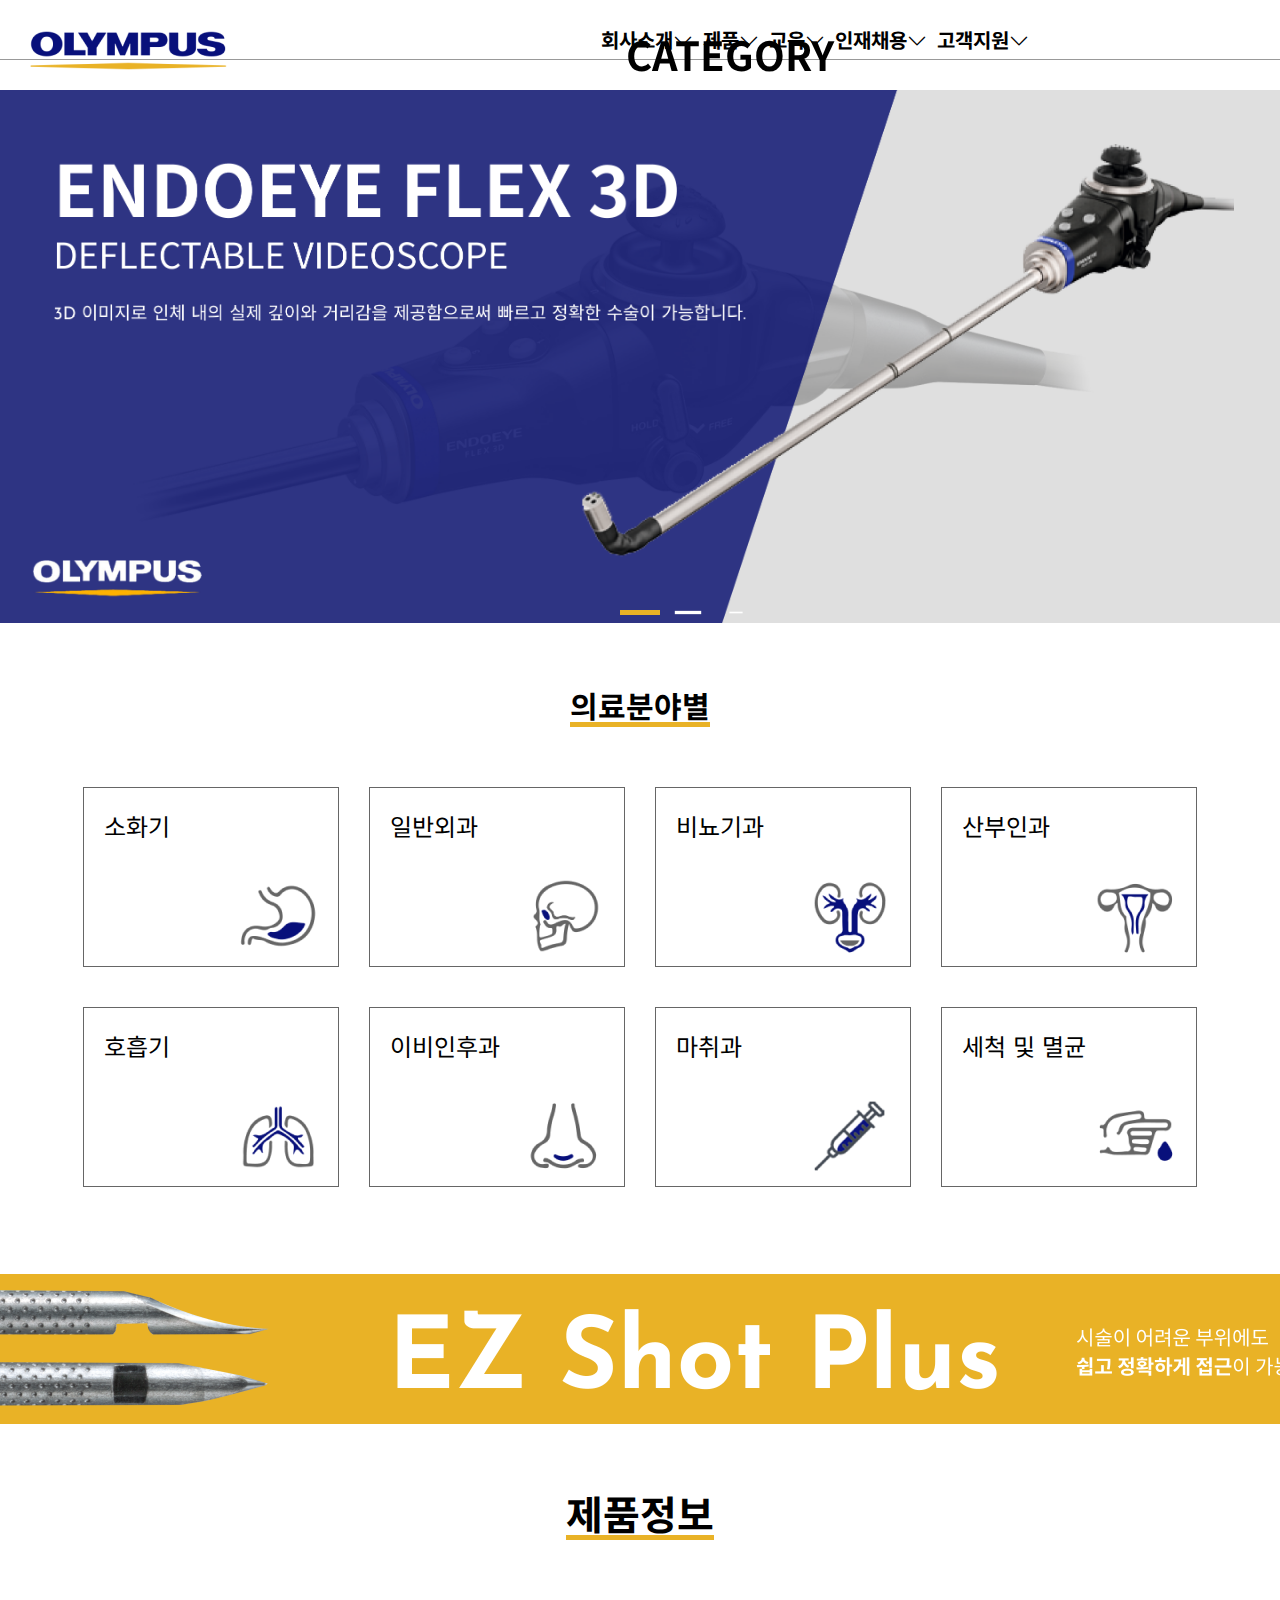
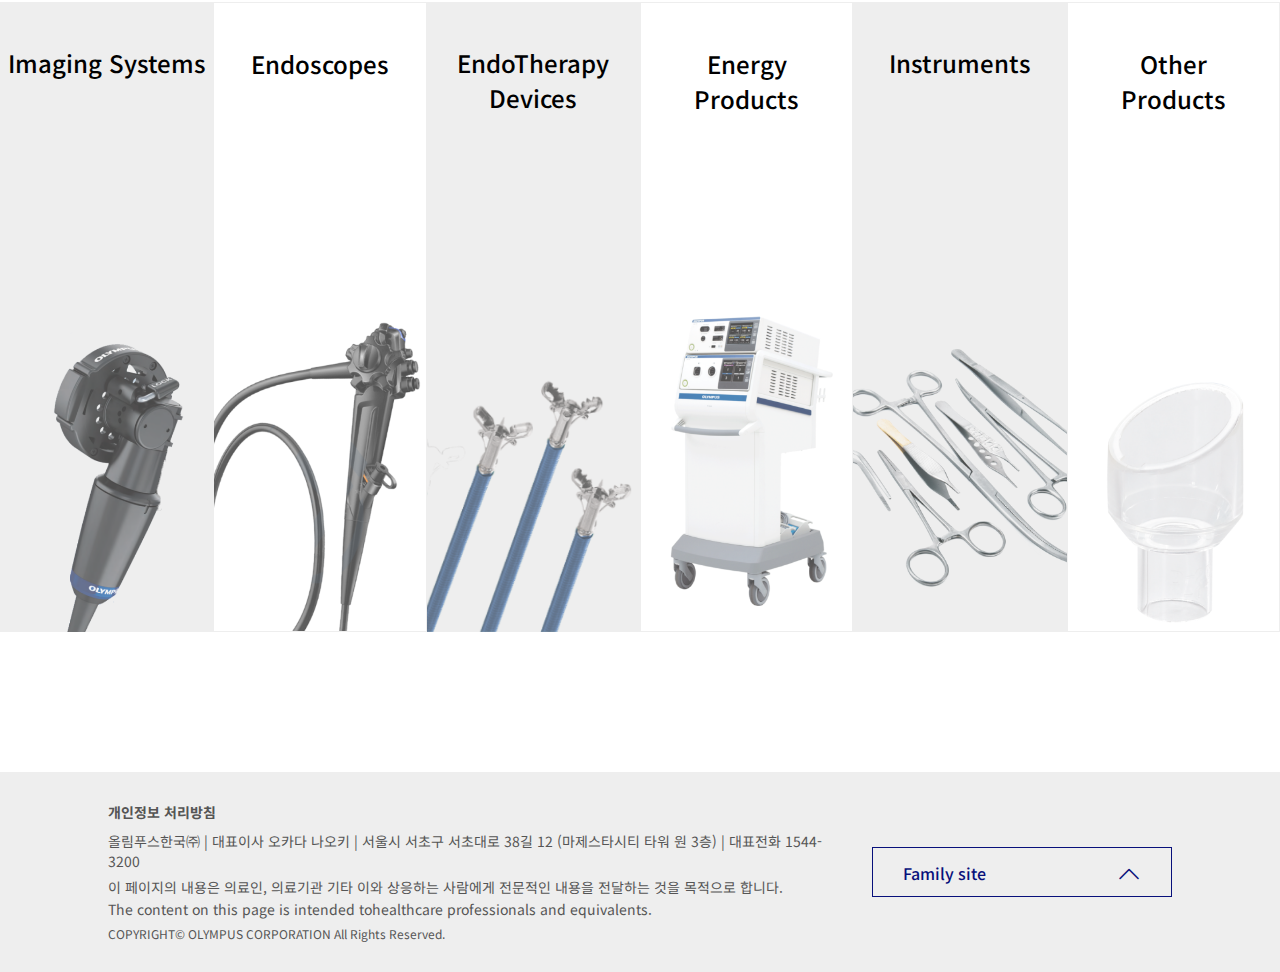
<file: index.html>
<!DOCTYPE html>
<html lang="ko">
  <head>
    <meta charset="UTF-8" />
    <meta http-equiv="X-UA-Compatible" content="IE=edge" />
    <meta name="viewport" content="width=device-width, initial-scale=1.0" />
    <title>올림푸스 홈페이지</title>
    <!-- AOS -->
    <link href="https://unpkg.com/aos@2.3.1/dist/aos.css" rel="stylesheet" />
    <!-- 웹폰트 -->
    <link
      href="https://fonts.googleapis.com/css2?family=Noto+Sans+KR:wght@400;500&display=swap"
      rel="stylesheet"
    />
    <!-- Bootstrap 아이콘 -->
    <link
      rel="stylesheet"
      href="https://cdn.jsdelivr.net/npm/bootstrap-icons@1.9.1/font/bootstrap-icons.css"
    />
    <!-- style.css(공통) -->
    <link rel="stylesheet" href="css/style.css" />
    <!-- Link Swiper's CSS -->
    <link
      rel="stylesheet"
      href="https://cdn.jsdelivr.net/npm/swiper/swiper-bundle.min.css"
    />
    <!-- mobile.css: 767px까지(모바일) -->
    <link
      rel="stylesheet"
      href="css/mobile.css"
      media="screen and (max-width: 767px)"
    />
    <!-- pc.css: 768px 부터(큰화면) - Breakpoint(중단점) -->
    <link
      rel="stylesheet"
      href="css/pc.css"
      media="screen and (min-width: 768px)"
    />

    <!-- 제이쿼리 -->
    <script src="https://ajax.googleapis.com/ajax/libs/jquery/3.6.0/jquery.min.js"></script>
    <!-- Swiper JS -->
    <script src="https://cdn.jsdelivr.net/npm/swiper/swiper-bundle.min.js"></script>
  </head>
  <body>
    <header id="main-header">
      <div class="container">
        <h1>
          <a href="index.html">
            <img src="images/support/logo.png" alt="올림푸스 한국" />
          </a>
        </h1>
        <nav id="gnb">
          <button id="close-btn">
            <i class="bi bi-x-lg"></i>
          </button>
          <h1>CATEGORY</h1>
          <ul class="depth1">
            <li class="title-menu">
              <a href="#">회사소개<i class="bi bi-chevron-down"></i></a>
              <ul class="depth2">
                <li><a href="intro.html">올림푸스 한국</a></li>
                <li><a href="#">오시는 길</a></li>
              </ul>
            </li>
            <li class="title-menu">
              <a href="#">제품<i class="bi bi-chevron-down"></i></a>
              <ul class="depth2">
                <li><a href="#">모든 제품</a></li>
                <li><a href="product.html">소화기</a></li>
                <li><a href="#">일반외과</a></li>
                <li><a href="#">비뇨기과</a></li>
                <li><a href="#">산부인과</a></li>
                <li><a href="#">호흡기</a></li>
                <li><a href="#">이비인후과</a></li>
                <li><a href="#">마취과</a></li>
                <li><a href="#">세척 및 살균</a></li>
              </ul>
            </li>
            <li class="title-menu">
              <a href="#">교육<i class="bi bi-chevron-down"></i></a>
              <ul class="depth2">
                <li><a href="#">EndoAtlas</a></li>
                <li><a href="#">글로벌 교육</a></li>
              </ul>
            </li>
            <li class="title-menu">
              <a href="#">인재채용<i class="bi bi-chevron-down"></i></a>
              <ul class="depth2">
                <li><a href="post.html">인사제도</a></li>
                <li><a href="#">인재육성</a></li>
                <li><a href="#">채용공고</a></li>
              </ul>
            </li>
            <li class="title-menu">
              <a href="#">고객지원<i class="bi bi-chevron-down"></i></a>
              <ul class="depth2">
                <li><a href="support.html">관련문의</a></li>
                <li><a href="#">견적 및 AS문의</a></li>
                <li><a href="#">브로셔 다운로드</a></li>
              </ul>
            </li>
          </ul>
        </nav>
        <button id="toggle-btn">
          <i class="bi bi-list"></i>
        </button>
      </div>
    </header>
    <main>
      <section id="k-main-Banner">
        <div class="k-container">
          <!-- Swiper -->
          <div class="swiper mySwiper">
            <div class="swiper-wrapper">
              <div class="swiper-slide">
                <a href="#" class="w-main-img">
                  <img src="images/index/main-banner1.png" alt="main-banner1" />
                </a>
                <a href="#" class="m-main-img">
                  <img
                    src="images/index/m-main-banner1.png"
                    alt="m-main-banner1"
                  />
                </a>
              </div>
              <!--1번이미지-->

              <div class="swiper-slide">
                <a href="#" class="w-main-img">
                  <img src="images/index/main-banner2.png" alt="main-banner2" />
                </a>
                <a href="#" class="m-main-img">
                  <img
                    src="images/index/m-main-banner2.png"
                    alt="m-main-banner2"
                  />
                </a>
              </div>
              <!--2번이미지-->

              <div class="swiper-slide">
                <a href="#" class="w-main-img">
                  <img src="images/index/main-banner3.png" alt="main-banner3" />
                </a>
                <a href="#" class="m-main-img">
                  <img
                    src="images/index/m-main-banner3.png"
                    alt="m-main-banner3"
                  />
                </a>
              </div>
              <!--3번이미지-->
            </div>

            <div class="swiper-pagination"></div>
            <!--yellowbtn-->
          </div>
        </div>
      </section>

      <section id="k-field">
        <div class="k-container">
          <h1>의료분야별</h1>

          <ul class="k-list">
            <li class="k-col">
              <a href="product.html">
                <p>소화기</p>
                <img src="images/index/icon1.png" alt="소화기" />
              </a>
            </li>

            <li class="k-col">
              <a href="#">
                <p>일반외과</p>
                <img src="images/index/icon2.png" alt="일반외과" />
              </a>
            </li>

            <li class="k-col">
              <a href="#">
                <p>비뇨기과</p>
                <img src="images/index/icon3.png" alt="비뇨기과" />
              </a>
            </li>

            <li class="k-col">
              <a href="#">
                <p>산부인과</p>
                <img src="images/index/icon4.png" alt="산부인과" />
              </a>
            </li>

            <li class="k-col">
              <a href="#">
                <p>호흡기</p>
                <img src="images/index/icon5.png" alt="호흡기" />
              </a>
            </li>

            <li class="k-col">
              <a href="#">
                <p>이비인후과</p>
                <img src="images/index/icon6.png" alt="이비인후과" />
              </a>
            </li>

            <li class="k-col">
              <a href="#">
                <p>마취과</p>
                <img src="images/index/icon7.png" alt="마취과" />
              </a>
            </li>

            <li class="k-col">
              <a href="#">
                <p>세척 및 멸균</p>
                <img src="images/index/icon8.png" alt="세척 및 멸균" />
              </a>
            </li>
          </ul>
        </div>
      </section>

      <section id="k-new-banner">
        <div class="k-container">
          <div class="k-slider2">
            <div class="k-sliders2" id="k-m-slider2">
              <!-- 웹용 배너 -->
              <div class="k-bg">
                <a href="product.html">
                  <img
                    src="images/index/newproduct-banner1.png"
                    alt="EZ Shot Plus"
                  />
                </a>
              </div>

              <div class="k-bg k-w-img">
                <a href="product.html">
                  <img
                    src="images/index/newproduct-banner2.png"
                    alt="ESD Devices"
                  />
                </a>
              </div>

              <div class="k-bg k-w-img">
                <a href="product.html">
                  <img
                    src="images/index/newproduct-banner3.png"
                    alt="CF-H170"
                  />
                </a>
              </div>

              <!--웹배너 이미지-->

              <!-- 모바일용 배너 -->
              <div class="k-m-new">
                <div class="k-m-bg">
                  <img src="./images/index/m-newproduct-banner1.png" alt="" />
                </div>

                <div class="k-m-bg">
                  <img src="./images/index/m-newproduct-banner2.png" alt="" />
                </div>

                <div class="k-m-bg">
                  <img src="./images/index/m-newproduct-banner3.png" alt="" />
                </div>
              </div>
              <!--모바일배너 이미지-->
            </div>
            <!--sliders-->
          </div>
          <!--slider-->
        </div>
        <!--container-->
      </section>

      <section id="k-product">
        <div class="k-container">
          <h1>제품정보</h1>

          <ul>
            <li class="k-col2">
              <a href="#"> Imaging Systems </a>
            </li>

            <li class="k-col2">
              <a href="#"> Endoscopes </a>
            </li>

            <li class="k-col2">
              <a href="#">
                EndoTherapy <br />
                Devices
              </a>
            </li>

            <li class="k-col2">
              <a href="#">
                Energy <br />
                Products
              </a>
            </li>

            <li class="k-col2">
              <a href="#"> Instruments </a>
            </li>

            <li class="k-col2">
              <a href="#">
                Other<br />
                Products
              </a>
            </li>
          </ul>
        </div>
      </section>
    </main>

    <footer class="container">
      <div class="footer-info">
        <p>개인정보 처리방침</p>
        <p>
          올림푸스한국㈜ | 대표이사 오카다 나오키 | <br />서울시 서초구 서초대로
          38길 12 (마제스타시티 타워 원 3층) | <br />대표전화 1544-3200
        </p>
        <p>
          이 페이지의 내용은 의료인, 의료기관 기타 이와 상응하는 <br />사람에게
          전문적인 내용을 전달하는 것을 목적으로 합니다.
        </p>
        <p>
          The content on this page is intended to<br />healthcare professionals
          and equivalents.
        </p>
        <p class="copy">COPYRIGHT© OLYMPUS CORPORATION All Rights Reserved.</p>
      </div>
      <div class="family-site">
        <div class="family-site-">
          <p>Family site</p>
          <button id="family-site-btn">
            <i class="bi bi-chevron-up"></i>
          </button>
        </div>
        <div class="family-site-nav">
          <ul>
            <li>
              <a href="https://www.olympus-global.com/" target="_blank"
                >올림푸스 글로벌</a
              >
            </li>
            <li>
              <a href="https://www.olympus.co.kr/" target="_blank"
                >올림푸스 한국</a
              >
            </li>
            <li>
              <a href="https://olympusmedical.co.kr/" target="_blank"
                >올림푸스 의료사업</a
              >
            </li>
            <li>
              <a href="https://www.olympus-scope.co.kr/" target="_blank"
                >올림푸스 사이언스 솔루션</a
              >
            </li>
          </ul>
        </div>
      </div>
    </footer>

    <!-- 내 자바스크립트 -->
    <script src="js/main.js"></script>
  </body>
</html>
</file>
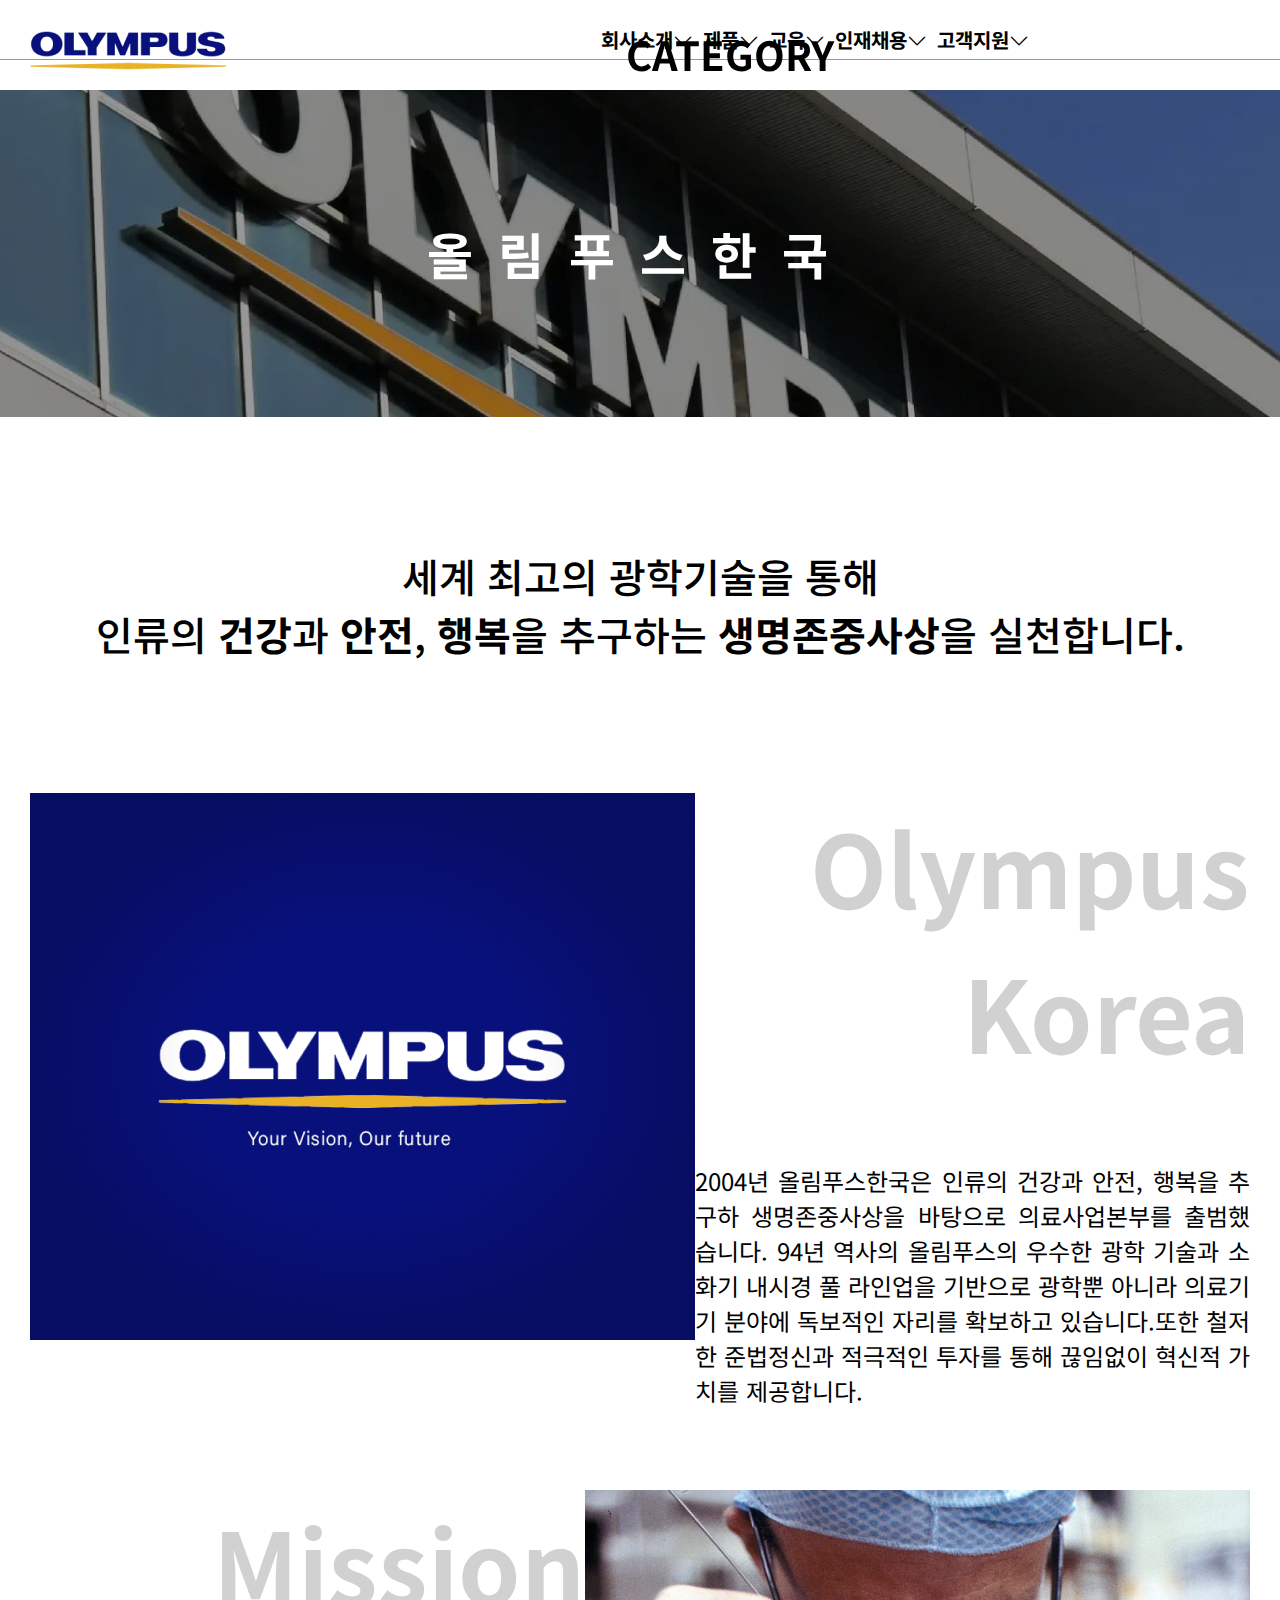
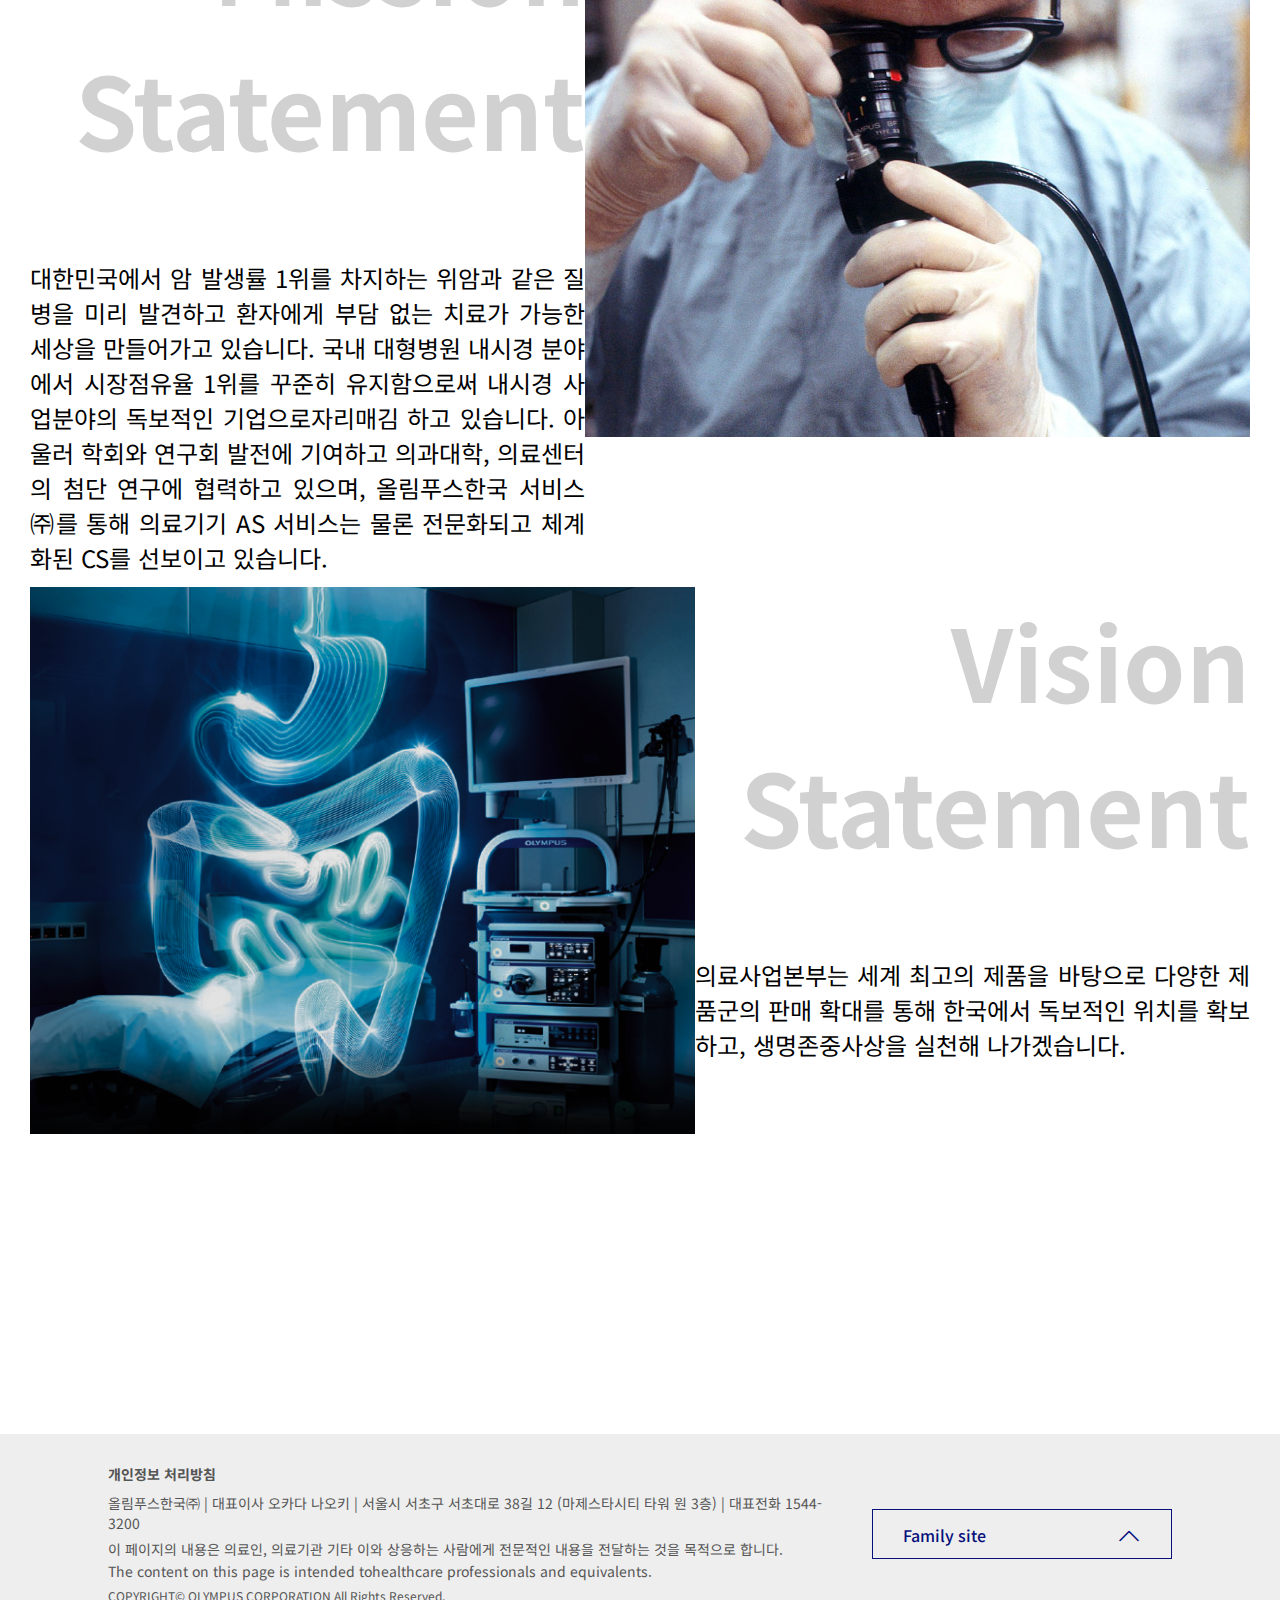
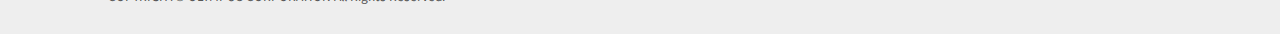
<file: intro.html>
<!DOCTYPE html>
<html lang="ko">
  <head>
    <meta charset="UTF-8" />
    <meta http-equiv="X-UA-Compatible" content="IE=edge" />
    <meta name="viewport" content="width=device-width, initial-scale=1.0" />
    <title>Olympus Korea</title>
    <!-- AOS -->
    <link href="https://unpkg.com/aos@2.3.1/dist/aos.css" rel="stylesheet" />
    <!-- 웹폰트 -->
    <link
      href="https://fonts.googleapis.com/css2?family=Noto+Sans+KR:wght@400;500&display=swap"
      rel="stylesheet"
    />
    <!-- Bootstrap 아이콘 -->
    <link
      rel="stylesheet"
      href="https://cdn.jsdelivr.net/npm/bootstrap-icons@1.9.1/font/bootstrap-icons.css"
    />
    <!-- style.css(공통) -->
    <link rel="stylesheet" href="css/style.css" />
    <!-- mobile.css: 767px까지(모바일) -->
    <link
      rel="stylesheet"
      href="css/mobile.css"
      media="screen and (max-width: 767px)"
    />
    <!-- pc.css: 768px 부터(큰화면) - Breakpoint(중단점) -->
    <link
      rel="stylesheet"
      href="css/pc.css"
      media="screen and (min-width: 768px)"
    />
    <!-- 제이쿼리 -->
    <script src="https://ajax.googleapis.com/ajax/libs/jquery/3.6.0/jquery.min.js"></script>
    <!-- AOS -->
    <script src="https://unpkg.com/aos@2.3.1/dist/aos.js"></script>
    <!-- 내 자바스크립트 -->
    <script src="js/H-F.js"></script>
  </head>
  <body>
    <header id="main-header">
      <div class="container">
        <h1>
          <a href="index.html">
            <img src="./images/support/logo.png" alt="올림푸스 한국" />
          </a>
        </h1>
        <nav id="gnb">
          <button id="close-btn">
            <i class="bi bi-x-lg"></i>
          </button>
          <h1>CATEGORY</h1>
          <ul class="depth1">
            <li class="title-menu">
              <a href="#">회사소개<i class="bi bi-chevron-down"></i></a>
              <ul class="depth2">
                <li><a href="intro.html">올림푸스 한국</a></li>
                <li><a href="#">오시는 길</a></li>
              </ul>
            </li>
            <li class="title-menu">
              <a href="#">제품<i class="bi bi-chevron-down"></i></a>
              <ul class="depth2">
                <li><a href="#">모든 제품</a></li>
                <li><a href="product.html">소화기</a></li>
                <li><a href="#">일반외과</a></li>
                <li><a href="#">비뇨기과</a></li>
                <li><a href="#">산부인과</a></li>
                <li><a href="#">호흡기</a></li>
                <li><a href="#">이비인후과</a></li>
                <li><a href="#">마취과</a></li>
                <li><a href="#">세척 및 살균</a></li>
              </ul>
            </li>
            <li class="title-menu">
              <a href="#">교육<i class="bi bi-chevron-down"></i></a>
              <ul class="depth2">
                <li><a href="#">EndoAtlas</a></li>
                <li><a href="#">글로벌 교육</a></li>
              </ul>
            </li>
            <li class="title-menu">
              <a href="#">인재채용<i class="bi bi-chevron-down"></i></a>
              <ul class="depth2">
                <li><a href="post.html">인사제도</a></li>
                <li><a href="#">인재육성</a></li>
                <li><a href="#">채용공고</a></li>
              </ul>
            </li>
            <li class="title-menu">
              <a href="#">고객지원<i class="bi bi-chevron-down"></i></a>
              <ul class="depth2">
                <li><a href="support.html">관련문의</a></li>
                <li><a href="#">견적 및 AS문의</a></li>
                <li><a href="#">브로셔 다운로드</a></li>
              </ul>
            </li>
          </ul>
        </nav>
        <button id="toggle-btn">
          <i class="bi bi-list"></i>
        </button>
      </div>
    </header>
    <main>
      <section id="b_main-visual">
        <div class="container">
          <h2>올림푸스한국</h2>
        </div>
        <p class="b">
          세계 최고의 광학기술을 통해 <br />
          인류의 <strong>건강</strong>과 <strong>안전</strong>,
          <strong>행복</strong>을 추구하는 <strong>생명존중사상</strong>을
          실천합니다.
        </p>
        <div class="b_intro">
          <div class="b_col">
            <img src="images/intro/col1.png" alt="olympus korea" />
            <div class="b_title">
              <h4>Olympus Korea</h4>
              <p>
                2004년 올림푸스한국은 인류의 건강과 안전, 행복을 추구하
                생명존중사상을 바탕으로 의료사업본부를 출범했습니다. 94년 역사의
                올림푸스의 우수한 광학 기술과 소화기 내시경 풀 라인업을 기반으로
                광학뿐 아니라 의료기기 분야에 독보적인 자리를 확보하고
                있습니다.또한 철저한 준법정신과 적극적인 투자를 통해 끊임없이
                혁신적 가치를 제공합니다.
              </p>
            </div>
          </div>
          <div class="b_col">
            <img src="images/intro/col2.png" alt="" />
            <div class="b_title">
              <h4>Mission Statement</h4>
              <p>
                대한민국에서 암 발생률 1위를 차지하는 위암과 같은 질병을 미리
                발견하고 환자에게 부담 없는 치료가 가능한 세상을 만들어가고
                있습니다. 국내 대형병원 내시경 분야에서 시장점유율 1위를 꾸준히
                유지함으로써 내시경 사업분야의 독보적인 기업으로자리매김 하고
                있습니다. 아울러 학회와 연구회 발전에 기여하고 의과대학,
                의료센터의 첨단 연구에 협력하고 있으며, 올림푸스한국 서비스㈜를
                통해 의료기기 AS 서비스는 물론 전문화되고 체계화된 CS를 선보이고
                있습니다.
              </p>
            </div>
          </div>
          <div class="b_col">
            <img src="images/intro/col3.png" alt="" />
            <div class="b_title">
              <h4>Vision Statement</h4>
              <p>
                의료사업본부는 세계 최고의 제품을 바탕으로 다양한 제품군의 판매
                확대를 통해 한국에서 독보적인 위치를 확보하고, 생명존중사상을
                실천해 나가겠습니다.
              </p>
            </div>
          </div>
          <!-- col-->
        </div>
        <!-- intro -->
      </section>
    </main>

    <footer class="container">
      <div class="footer-info">
        <p>개인정보 처리방침</p>
        <p>
          올림푸스한국㈜ | 대표이사 오카다 나오키 | <br />서울시 서초구 서초대로
          38길 12 (마제스타시티 타워 원 3층) | <br />대표전화 1544-3200
        </p>
        <p>
          이 페이지의 내용은 의료인, 의료기관 기타 이와 상응하는 <br />사람에게
          전문적인 내용을 전달하는 것을 목적으로 합니다.
        </p>
        <p>
          The content on this page is intended to<br />healthcare professionals
          and equivalents.
        </p>
        <p class="copy">COPYRIGHT© OLYMPUS CORPORATION All Rights Reserved.</p>
      </div>
      <div class="family-site">
        <div class="family-site-">
          <p>Family site</p>
          <button id="family-site-btn">
            <i class="bi bi-chevron-up"></i>
          </button>
        </div>
        <div class="family-site-nav">
          <ul>
            <li>
              <a href="https://www.olympus-global.com/" target="_blank"
                >올림푸스 글로벌</a
              >
            </li>
            <li>
              <a href="https://www.olympus.co.kr/" target="_blank"
                >올림푸스 한국</a
              >
            </li>
            <li>
              <a href="https://olympusmedical.co.kr/" target="_blank"
                >올림푸스 의료사업</a
              >
            </li>
            <li>
              <a href="https://www.olympus-scope.co.kr/" target="_blank"
                >올림푸스 사이언스 솔루션</a
              >
            </li>
          </ul>
        </div>
      </div>
    </footer>
  </body>
</html>
</file>
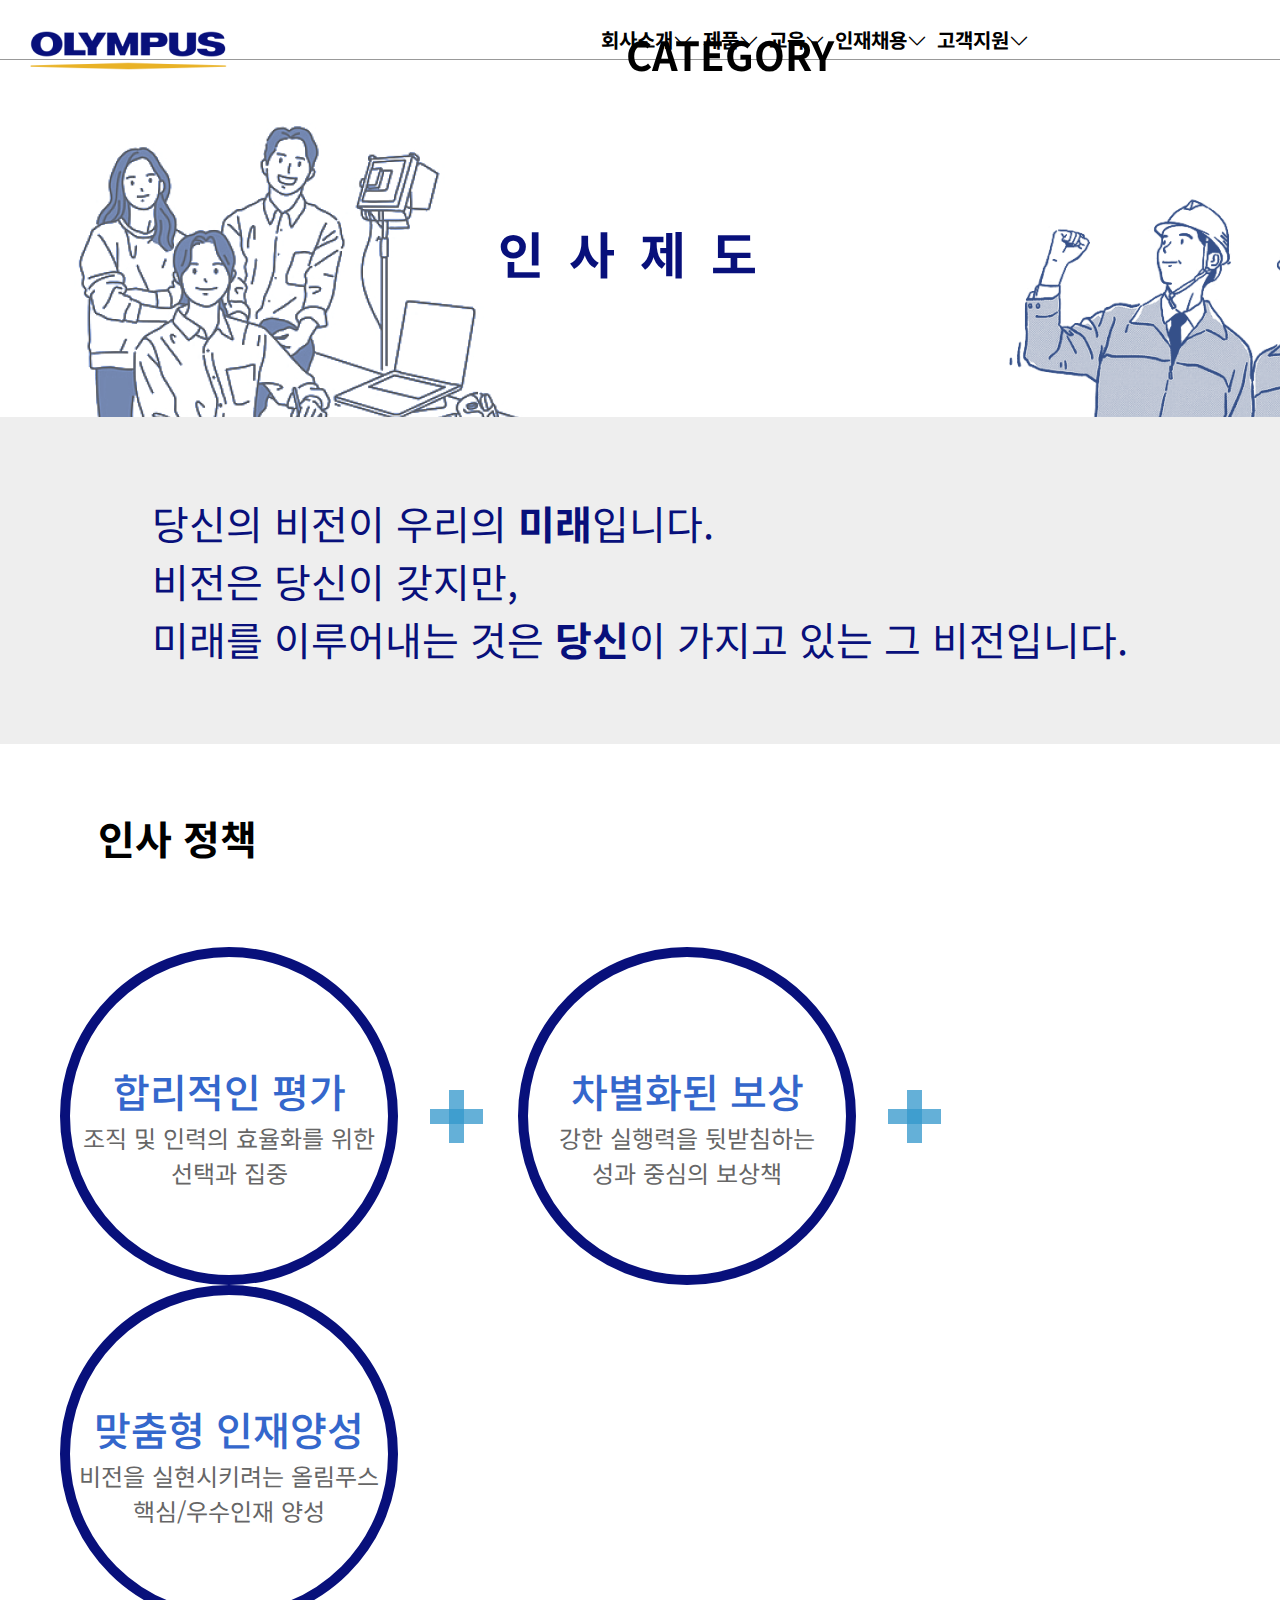
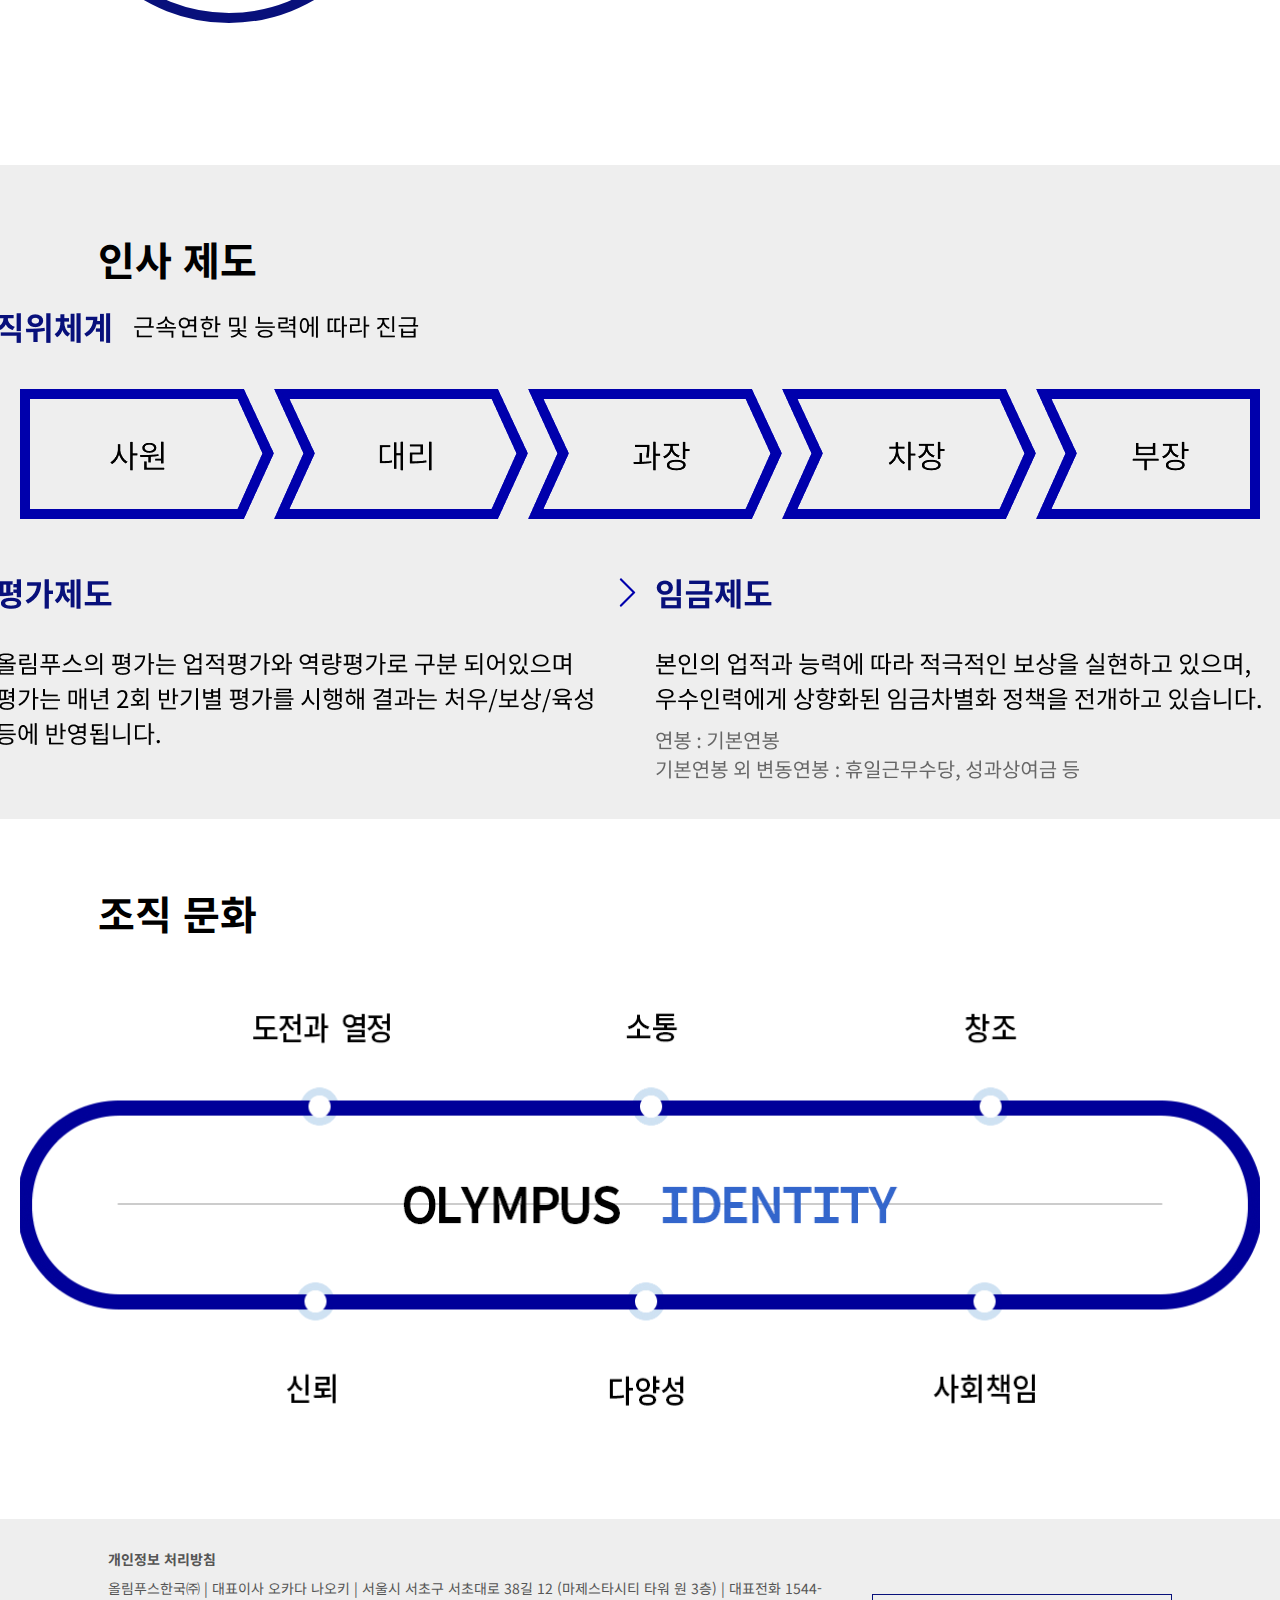
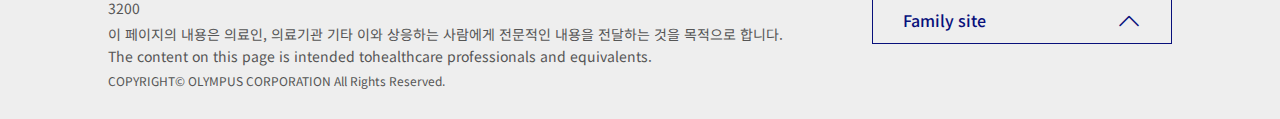
<file: post.html>
<!DOCTYPE html>
<html lang="ko">
  <head>
    <meta charset="UTF-8" />
    <meta http-equiv="X-UA-Compatible" content="IE=edge" />
    <meta name="viewport" content="width=device-width, initial-scale=1.0" />
    <title>post</title>
    <!-- 웹폰트 -->
    <link
      href="https://fonts.googleapis.com/css2?family=Noto+Sans+KR:wght@400;500&display=swap"
      rel="stylesheet"
    />
    <!-- Bootstrap 아이콘 -->
    <link
      rel="stylesheet"
      href="https://cdn.jsdelivr.net/npm/bootstrap-icons@1.9.1/font/bootstrap-icons.css"
    />
    <!-- style.css(공통) -->
    <link rel="stylesheet" href="css/style.css" />
    <!-- mobile.css: 767px까지(모바일) -->
    <link
      rel="stylesheet"
      href="css/mobile.css"
      media="screen and (max-width: 767px)"
    />
    <!-- pc.css: 768px 부터(큰화면) - Breakpoint(중단점) -->
    <link
      rel="stylesheet"
      href="css/pc.css"
      media="screen and (min-width: 768px)"
    />
    <!-- 제이쿼리 -->
    <script src="https://ajax.googleapis.com/ajax/libs/jquery/3.6.0/jquery.min.js"></script>

    <!-- 내 자바스크립트 -->
    <script src="js/H-F.js"></script>
  </head>
  <body id="post">
    <header id="main-header">
      <div class="container">
        <h1>
          <a href="index.html">
            <img src="./images/support/logo.png" alt="올림푸스 한국" />
          </a>
        </h1>
        <nav id="gnb">
          <button id="close-btn">
            <i class="bi bi-x-lg"></i>
          </button>
          <h1>CATEGORY</h1>
          <ul class="depth1">
            <li class="title-menu">
              <a href="#">회사소개<i class="bi bi-chevron-down"></i></a>
              <ul class="depth2">
                <li><a href="intro.html">올림푸스 한국</a></li>
                <li><a href="#">오시는 길</a></li>
              </ul>
            </li>
            <li class="title-menu">
              <a href="#">제품<i class="bi bi-chevron-down"></i></a>
              <ul class="depth2">
                <li><a href="#">모든 제품</a></li>
                <li><a href="product.html">소화기</a></li>
                <li><a href="#">일반외과</a></li>
                <li><a href="#">비뇨기과</a></li>
                <li><a href="#">산부인과</a></li>
                <li><a href="#">호흡기</a></li>
                <li><a href="#">이비인후과</a></li>
                <li><a href="#">마취과</a></li>
                <li><a href="#">세척 및 살균</a></li>
              </ul>
            </li>
            <li class="title-menu">
              <a href="#">교육<i class="bi bi-chevron-down"></i></a>
              <ul class="depth2">
                <li><a href="#">EndoAtlas</a></li>
                <li><a href="#">글로벌 교육</a></li>
              </ul>
            </li>
            <li class="title-menu">
              <a href="#">인재채용<i class="bi bi-chevron-down"></i></a>
              <ul class="depth2">
                <li><a href="post.html">인사제도</a></li>
                <li><a href="#">인재육성</a></li>
                <li><a href="#">채용공고</a></li>
              </ul>
            </li>
            <li class="title-menu">
              <a href="#">고객지원<i class="bi bi-chevron-down"></i></a>
              <ul class="depth2">
                <li><a href="support.html">관련문의</a></li>
                <li><a href="#">견적 및 AS문의</a></li>
                <li><a href="#">브로셔 다운로드</a></li>
              </ul>
            </li>
          </ul>
        </nav>
        <button id="toggle-btn">
          <i class="bi bi-list"></i>
        </button>
      </div>
    </header>

    <main>
      <!-- 메인 비주얼 -->
      <section id="s-main-visual">
        <div class="s-container">
          <a href="#"><h2>인사제도</h2></a>
        </div>
      </section>

      <section id="s-intro">
        <div class="s-container">
          <p>
            당신의 비전이 우리의 <strong>미래</strong>입니다.<br />비전은 당신이
            갖지만,<br />미래를 이루어내는 것은 <br class="none" /><strong
              >당신</strong
            >이 가지고 있는 그 비전입니다.
          </p>
        </div>
      </section>

      <h4>인사 정책</h4>
      <section id="s-policy">
        <div class="s-container">
          <div class="s-col">
            <h3>합리적인 평가</h3>
            <p>조직 및 인력의 효율화를 위한 선택과 집중</p>
            <img src="images/post/plus.png" alt="" />
          </div>
          <div class="s-col">
            <h3>차별화된 보상</h3>
            <p>강한 실행력을 뒷받침하는<br />성과 중심의 보상책</p>
            <img src="images/post/plus.png" alt="" />
          </div>
          <div class="s-col">
            <h3>맞춤형 인재양성</h3>
            <p>비전을 실현시키려는 올림푸스<br />핵심/우수인재 양성</p>
          </div>
        </div>
      </section>

      <h4 id="s-h4">인사 제도</h4>
      <section id="s-system">
        <div class="s-container"></div>
      </section>

      <h4 id="s-h42">조직 문화</h4>
      <section id="s-identity">
        <div class="s-container"></div>
      </section>
    </main>

    <footer class="container">
      <div class="footer-info">
        <p>개인정보 처리방침</p>
        <p>
          올림푸스한국㈜ | 대표이사 오카다 나오키 | <br />서울시 서초구 서초대로
          38길 12 (마제스타시티 타워 원 3층) | <br />대표전화 1544-3200
        </p>
        <p>
          이 페이지의 내용은 의료인, 의료기관 기타 이와 상응하는 <br />사람에게
          전문적인 내용을 전달하는 것을 목적으로 합니다.
        </p>
        <p>
          The content on this page is intended to<br />healthcare professionals
          and equivalents.
        </p>
        <p class="copy">COPYRIGHT© OLYMPUS CORPORATION All Rights Reserved.</p>
      </div>
      <div class="family-site">
        <div class="family-site-">
          <p>Family site</p>
          <button id="family-site-btn">
            <i class="bi bi-chevron-up"></i>
          </button>
        </div>
        <div class="family-site-nav">
          <ul>
            <li>
              <a href="https://www.olympus-global.com/" target="_blank"
                >올림푸스 글로벌</a
              >
            </li>
            <li>
              <a href="https://www.olympus.co.kr/" target="_blank"
                >올림푸스 한국</a
              >
            </li>
            <li>
              <a href="https://olympusmedical.co.kr/" target="_blank"
                >올림푸스 의료사업</a
              >
            </li>
            <li>
              <a href="https://www.olympus-scope.co.kr/" target="_blank"
                >올림푸스 사이언스 솔루션</a
              >
            </li>
          </ul>
        </div>
      </div>
    </footer>
  </body>
</html>
</file>
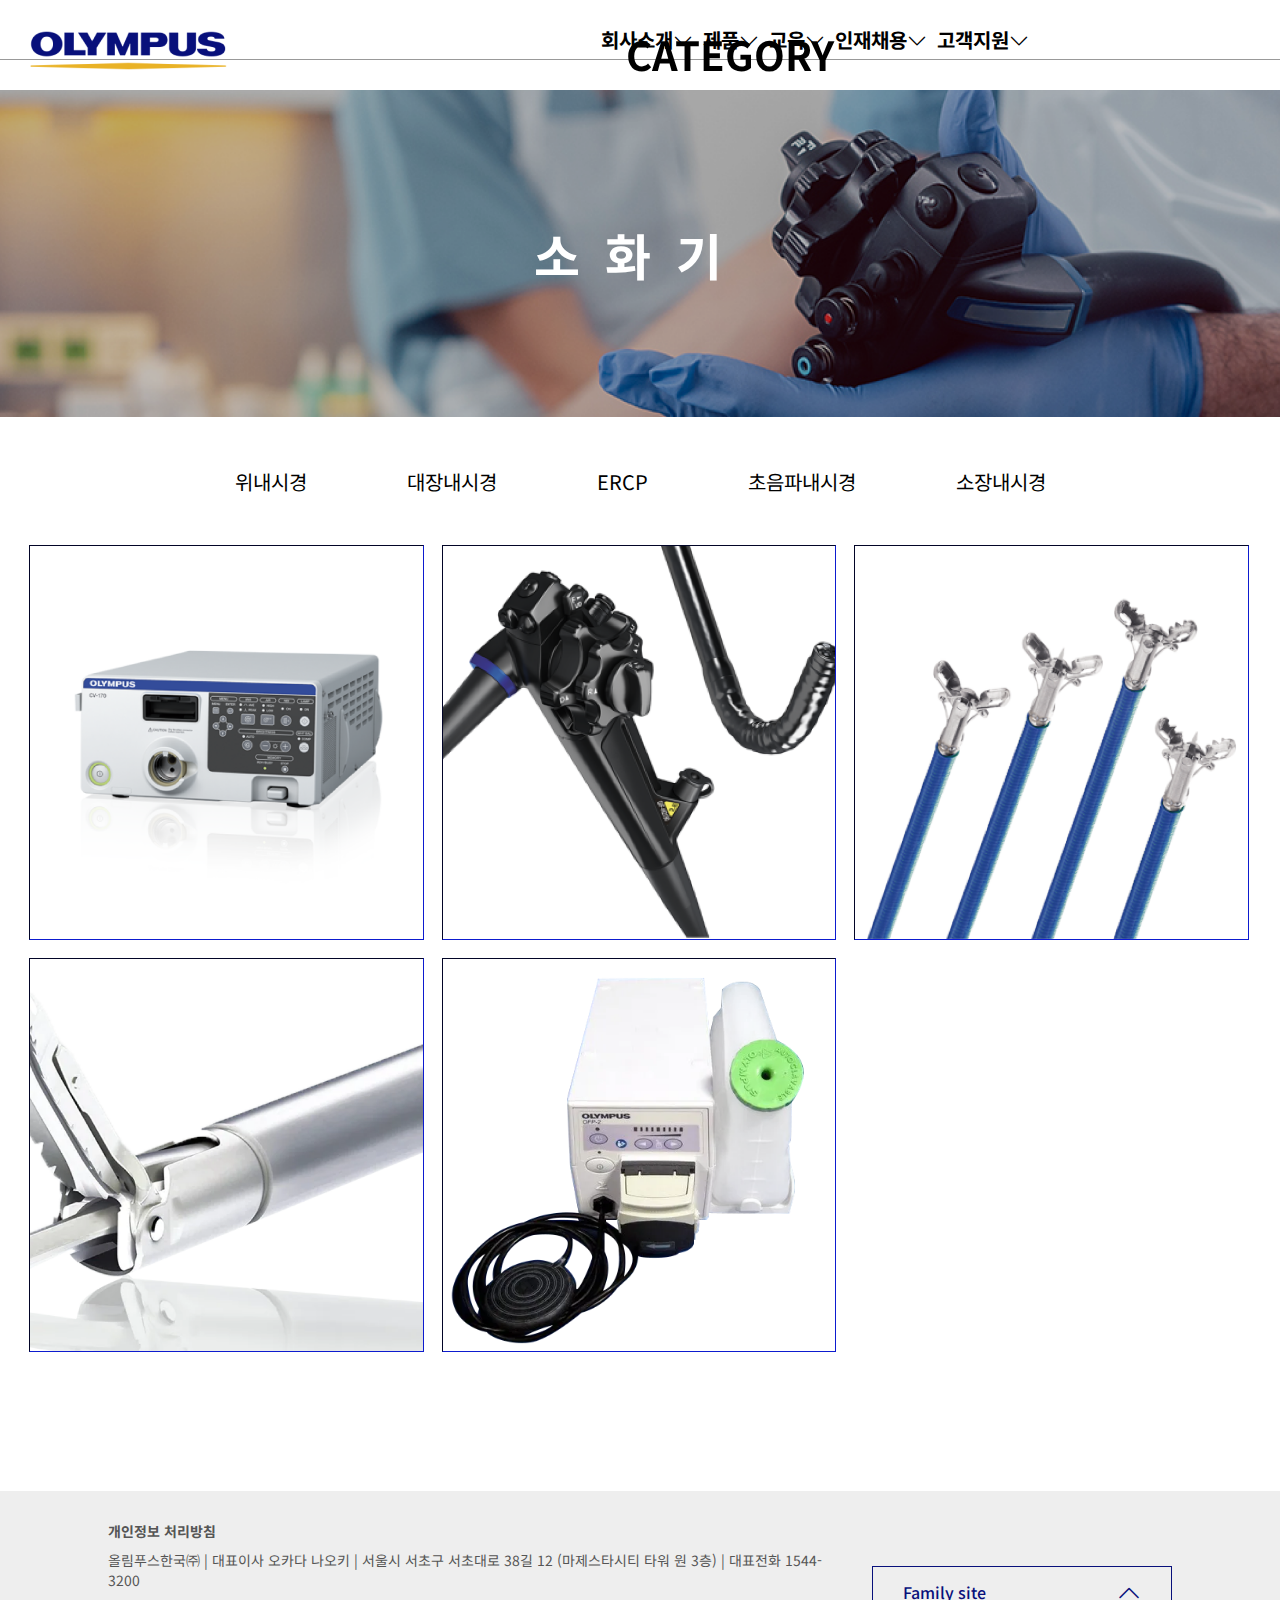
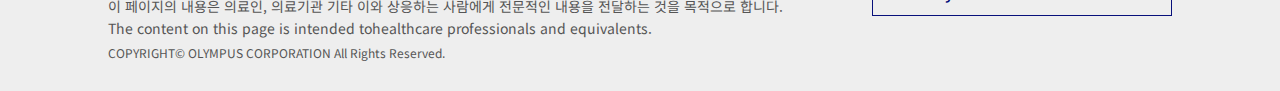
<file: product.html>
<!DOCTYPE html>
<html lang="ko">
  <head>
    <meta charset="UTF-8" />
    <meta http-equiv="X-UA-Compatible" content="IE=edge" />
    <meta name="viewport" content="width=device-width, initial-scale=1.0" />
    <title>제품-위내시경</title>
    <link rel="stylesheet" href="css/style.css" />
    <!-- Noto Sans KR 웹폰트 -->
    <link
      href="https://fonts.googleapis.com/css2?family=Noto+Sans+KR:wght@100;300;400;500;700&display=swap"
      rel="stylesheet"
    />
    <!-- Josefin Sans 웹폰트 -->
    <link
      href="https://fonts.googleapis.com/css2?family=Josefin+Sans:wght@300;400;500;600;700&display=swap"
      rel="stylesheet"
    />
    <!-- Bootstrap 아이콘 -->
    <link
      rel="stylesheet"
      href="https://cdn.jsdelivr.net/npm/bootstrap-icons@1.9.1/font/bootstrap-icons.css"
    />
    <!-- mobile.css 767px까지(모바일)-->
    <link
      rel="stylesheet"
      href="css/mobile.css"
      media="screen and (max-width: 767px)"
    />
    <!-- pc.css  768px부터 (큰화면) -->
    <link
      rel="stylesheet"
      href="css/pc.css"
      media="screen and (min-width: 768px)"
    />
    <!-- 제이쿼리 -->
    <script src="https://ajax.googleapis.com/ajax/libs/jquery/3.6.0/jquery.min.js"></script>
    <!-- 자바스크립트 -->
    <script src="js/H-F.js"></script>
  </head>
  <body>
    <header id="main-header">
      <div class="container">
        <h1>
          <a href="index.html">
            <img src="images/support/logo.png" alt="올림푸스 한국" />
          </a>
        </h1>
        <nav id="gnb">
          <button id="close-btn">
            <i class="bi bi-x-lg"></i>
          </button>
          <h1>CATEGORY</h1>
          <ul class="depth1">
            <li class="title-menu">
              <a href="#">회사소개<i class="bi bi-chevron-down"></i></a>
              <ul class="depth2">
                <li><a href="intro.html">올림푸스 한국</a></li>
                <li><a href="#">오시는 길</a></li>
              </ul>
            </li>
            <li class="title-menu">
              <a href="#">제품<i class="bi bi-chevron-down"></i></a>
              <ul class="depth2">
                <li><a href="#">모든 제품</a></li>
                <li><a href="product.html">소화기</a></li>
                <li><a href="#">일반외과</a></li>
                <li><a href="#">비뇨기과</a></li>
                <li><a href="#">산부인과</a></li>
                <li><a href="#">호흡기</a></li>
                <li><a href="#">이비인후과</a></li>
                <li><a href="#">마취과</a></li>
                <li><a href="#">세척 및 살균</a></li>
              </ul>
            </li>
            <li class="title-menu">
              <a href="#">교육<i class="bi bi-chevron-down"></i></a>
              <ul class="depth2">
                <li><a href="#">EndoAtlas</a></li>
                <li><a href="#">글로벌 교육</a></li>
              </ul>
            </li>
            <li class="title-menu">
              <a href="#">인재채용<i class="bi bi-chevron-down"></i></a>
              <ul class="depth2">
                <li><a href="post.html">인사제도</a></li>
                <li><a href="#">인재육성</a></li>
                <li><a href="#">채용공고</a></li>
              </ul>
            </li>
            <li class="title-menu">
              <a href="#">고객지원<i class="bi bi-chevron-down"></i></a>
              <ul class="depth2">
                <li><a href="support.html">관련문의</a></li>
                <li><a href="#">견적 및 AS문의</a></li>
                <li><a href="#">브로셔 다운로드</a></li>
              </ul>
            </li>
          </ul>
        </nav>
        <button id="toggle-btn">
          <i class="bi bi-list"></i>
        </button>
      </div>
    </header>
    <main>
      <div class="product-main">
        <img src="images/product/product-main2.png" alt="제품 메인비주얼" />
        <h1>소화기</h1>
      </div>
      <nav class="h-category">
        <ul>
          <li><a href="#">위내시경</a></li>
          <li><a href="#">대장내시경</a></li>
          <li><a href="#">ERCP</a></li>
          <li><a href="#">초음파내시경</a></li>
          <li><a href="#">소장내시경</a></li>
        </ul>
      </nav>
      <div id="h-container">
        <div class="h-col">
          <a href="#">
            <img src="images/product/img-systems2.png" alt="이미지시스템" />
            <div class="h-products-title">
              <h2>IMAGING<br />SYSTEMS</h2>
              <p>의료 영상 처리 장치</p>
            </div>
          </a>
        </div>
        <!--col-->
        <div class="h-col">
          <a href="#">
            <img src="images/product/endoscopes.png" alt="이미지시스템" />
            <div class="h-products-title">
              <h2>ENDOSCOPES</h2>
              <p>내시경 카메라</p>
            </div>
          </a>
        </div>
        <!--col-->
        <div class="h-col">
          <a href="#">
            <img
              src="images/product/endotherapydevices.png"
              alt="이미지시스템"
            />
            <div class="h-products-title">
              <h2>ENDOTHERAPY<br />DEVICES</h2>
              <p>의료용 기구</p>
            </div>
          </a>
        </div>
        <!--col-->
        <div class="h-col">
          <a href="#">
            <img src="images/product/energyproducts.png" alt="이미지시스템" />
            <div class="h-products-title">
              <h2>ENERGY<br />PRODUCTS</h2>
              <p>고주파 수술기</p>
            </div>
          </a>
        </div>
        <!--col-->
        <div class="h-col">
          <a href="#">
            <img src="images/product/other-product.png" alt="이미지시스템" />
            <div class="h-products-title">
              <h2>OTHER<br />PRODUCTS</h2>
              <p>이외 상품</p>
            </div>
          </a>
        </div>
        <!--col-->
      </div>
      <!--h-container-->
    </main>
    <footer class="container">
      <div class="footer-info">
        <p>개인정보 처리방침</p>
        <p>
          올림푸스한국㈜ | 대표이사 오카다 나오키 | <br />서울시 서초구 서초대로
          38길 12 (마제스타시티 타워 원 3층) | <br />대표전화 1544-3200
        </p>
        <p>
          이 페이지의 내용은 의료인, 의료기관 기타 이와 상응하는 <br />사람에게
          전문적인 내용을 전달하는 것을 목적으로 합니다.
        </p>
        <p>
          The content on this page is intended to<br />healthcare professionals
          and equivalents.
        </p>
        <p class="copy">COPYRIGHT© OLYMPUS CORPORATION All Rights Reserved.</p>
      </div>
      <div class="family-site">
        <div class="family-site-">
          <p>Family site</p>
          <button id="family-site-btn">
            <i class="bi bi-chevron-up"></i>
          </button>
        </div>
        <div class="family-site-nav">
          <ul>
            <li>
              <a href="https://www.olympus-global.com/" target="_blank"
                >올림푸스 글로벌</a
              >
            </li>
            <li>
              <a href="https://www.olympus.co.kr/" target="_blank"
                >올림푸스 한국</a
              >
            </li>
            <li>
              <a href="https://olympusmedical.co.kr/" target="_blank"
                >올림푸스 의료사업</a
              >
            </li>
            <li>
              <a href="https://www.olympus-scope.co.kr/" target="_blank"
                >올림푸스 사이언스 솔루션</a
              >
            </li>
          </ul>
        </div>
      </div>
    </footer>
  </body>
</html>
</file>
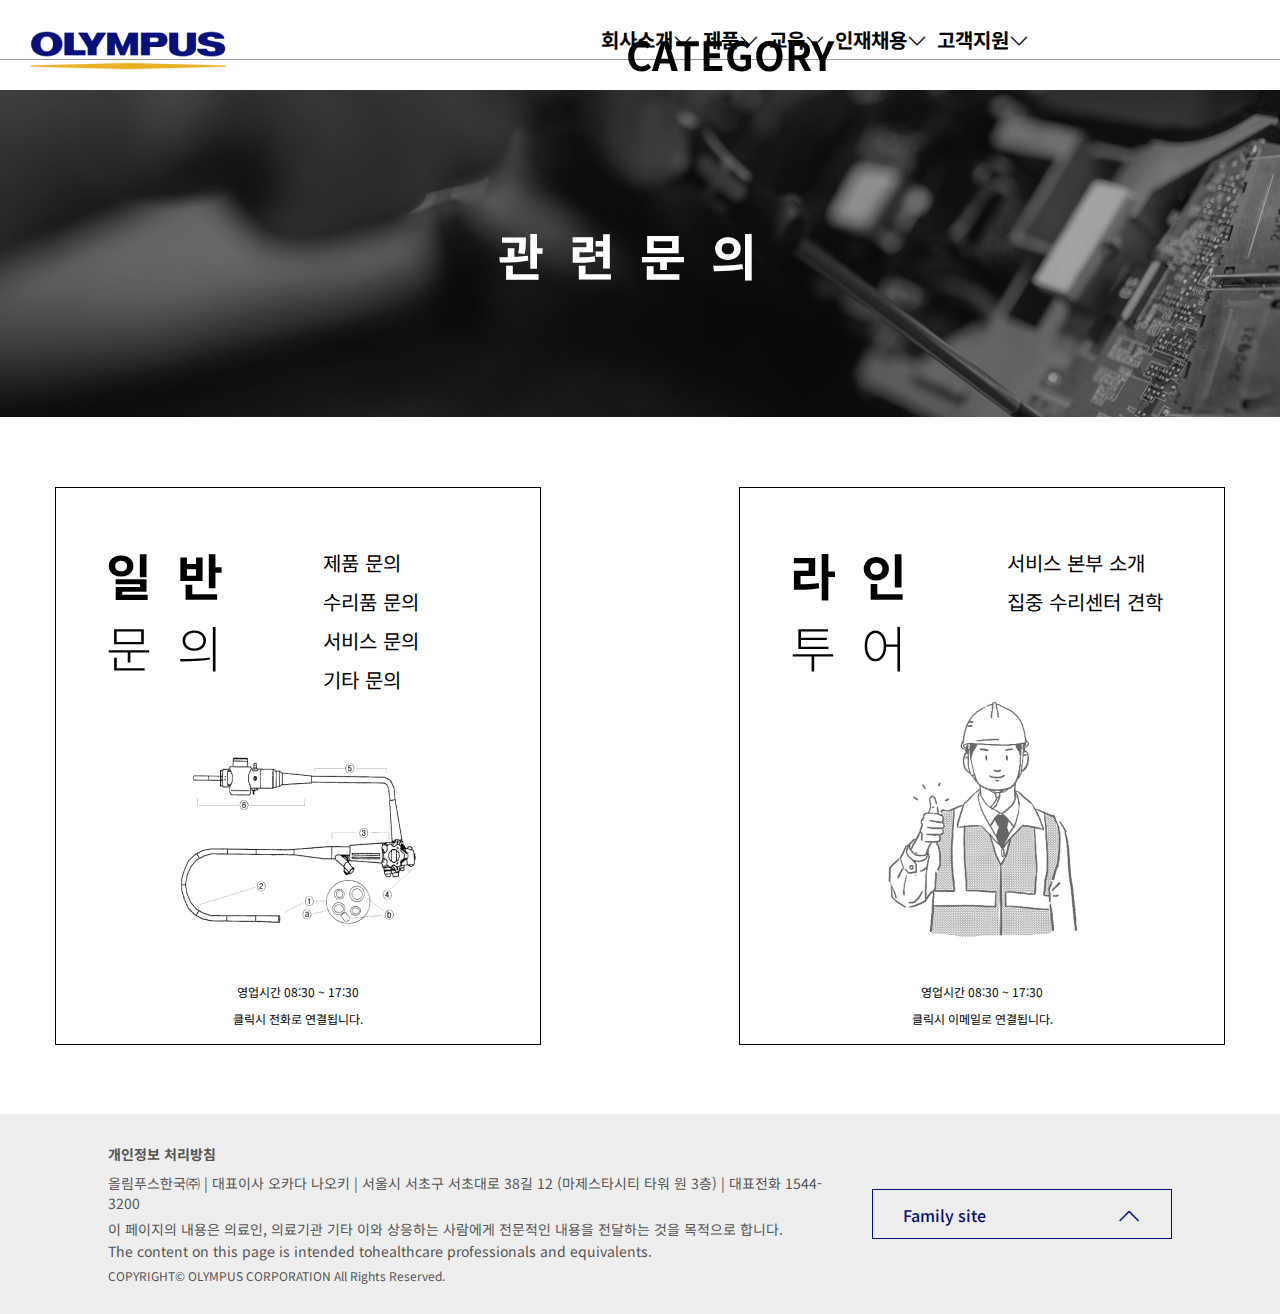
<file: support.html>
<!DOCTYPE html>
<html lang="ko">
  <head>
    <meta charset="UTF-8" />
    <meta http-equiv="X-UA-Compatible" content="IE=edge" />
    <meta name="viewport" content="width=device-width, initial-scale=1.0" />
    <title>관련문의</title>
    <!-- 웹폰트 -->
    <link
      href="https://fonts.googleapis.com/css2?family=Josefin+Sans:wght@500&family=Noto+Sans+KR:wght@400;500;700&display=swap"
      rel="stylesheet"
    />
    <!-- Bootstrap 아이콘 -->
    <link
      rel="stylesheet"
      href="https://cdn.jsdelivr.net/npm/bootstrap-icons@1.9.1/font/bootstrap-icons.css"
    />
    <!-- style.css(공통) -->
    <link rel="stylesheet" href="css/style.css" />
    <!-- mobile.css: 767px까지(모바일) -->
    <link
      rel="stylesheet"
      href="css/mobile.css"
      media="screen and (max-width: 767px)"
    />
    <!-- pc.css: 768px부터(큰화면) - Breakpoint(중단점)-->
    <link
      rel="stylesheet"
      href="css/pc.css"
      media="screen and (min-width: 768px)"
    />
    <!-- 제이쿼리 -->
    <script src="https://ajax.googleapis.com/ajax/libs/jquery/3.6.0/jquery.min.js"></script>
    <!-- 자바스크립트 -->
    <script src="js/H-F.js"></script>
  </head>

  <body>
    <header id="main-header">
      <div class="container">
        <h1>
          <a href="index.html">
            <img src="./images/support/logo.png" alt="올림푸스 한국" />
          </a>
        </h1>
        <nav id="gnb">
          <button id="close-btn">
            <i class="bi bi-x-lg"></i>
          </button>
          <h1>CATEGORY</h1>
          <ul class="depth1">
            <li class="title-menu">
              <a href="#">회사소개<i class="bi bi-chevron-down"></i></a>
              <ul class="depth2">
                <li><a href="intro.html">올림푸스 한국</a></li>
                <li><a href="#">오시는 길</a></li>
              </ul>
            </li>
            <li class="title-menu">
              <a href="#">제품<i class="bi bi-chevron-down"></i></a>
              <ul class="depth2">
                <li><a href="#">모든 제품</a></li>
                <li><a href="product.html">소화기</a></li>
                <li><a href="#">일반외과</a></li>
                <li><a href="#">비뇨기과</a></li>
                <li><a href="#">산부인과</a></li>
                <li><a href="#">호흡기</a></li>
                <li><a href="#">이비인후과</a></li>
                <li><a href="#">마취과</a></li>
                <li><a href="#">세척 및 살균</a></li>
              </ul>
            </li>
            <li class="title-menu">
              <a href="#">교육<i class="bi bi-chevron-down"></i></a>
              <ul class="depth2">
                <li><a href="#">EndoAtlas</a></li>
                <li><a href="#">글로벌 교육</a></li>
              </ul>
            </li>
            <li class="title-menu">
              <a href="#">인재채용<i class="bi bi-chevron-down"></i></a>
              <ul class="depth2">
                <li><a href="post.html">인사제도</a></li>
                <li><a href="#">인재육성</a></li>
                <li><a href="#">채용공고</a></li>
              </ul>
            </li>
            <li class="title-menu">
              <a href="#">고객지원<i class="bi bi-chevron-down"></i></a>
              <ul class="depth2">
                <li><a href="support.html">관련문의</a></li>
                <li><a href="#">견적 및 AS문의</a></li>
                <li><a href="#">브로셔 다운로드</a></li>
              </ul>
            </li>
          </ul>
        </nav>
        <button id="toggle-btn">
          <i class="bi bi-list"></i>
        </button>
      </div>
    </header>

    <main>
      <div class="j-container">
        <div class="j-title">
          <p>관련문의</p>
        </div>
        <div class="j-support">
          <div class="j-questions">
            <div class="m-j-text">
              <div class="j-text">
                <h1><span>일반</span>문의</h1>
                <div class="j-list">
                  <p>제품 문의</p>
                  <p>수리품 문의</p>
                  <p>서비스 문의</p>
                  <p>기타 문의</p>
                </div>
              </div>
              <img src="./images/support/questions.png" alt="일반문의" />
              <img
                src="./images/support/questions-hover.png"
                alt="일반문의호버"
                class="j-hover"
              />
            </div>
            <div class="j-contact">
              <p class="j-time">영업시간 08:30 ~ 17:30</p>
              <p class="j-call">클릭시 전화로 연결됩니다.</p>
            </div>
          </div>
          <div class="j-tour">
            <div class="m-j-text">
              <div class="j-text">
                <h1><span>라인</span>투어</h1>
                <div class="j-list">
                  <p>서비스 본부 소개</p>
                  <p>집중 수리센터 견학</p>
                </div>
              </div>
              <img src="./images/support/tour.png" alt="라인투어" />
              <img
                src="./images/support/tour-hover.png"
                alt="라인투어호버"
                class="j-hover"
              />
            </div>
            <div class="j-contact">
              <p class="j-time">영업시간 08:30 ~ 17:30</p>
              <p class="j-mail">클릭시 이메일로 연결됩니다.</p>
            </div>
          </div>
        </div>
      </div>
    </main>

    <footer class="container">
      <div class="footer-info">
        <p>개인정보 처리방침</p>
        <p>
          올림푸스한국㈜ | 대표이사 오카다 나오키 | <br />서울시 서초구 서초대로
          38길 12 (마제스타시티 타워 원 3층) | <br />대표전화 1544-3200
        </p>
        <p>
          이 페이지의 내용은 의료인, 의료기관 기타 이와 상응하는 <br />사람에게
          전문적인 내용을 전달하는 것을 목적으로 합니다.
        </p>
        <p>
          The content on this page is intended to<br />healthcare professionals
          and equivalents.
        </p>
        <p class="copy">COPYRIGHT© OLYMPUS CORPORATION All Rights Reserved.</p>
      </div>
      <div class="family-site">
        <div class="family-site-">
          <p>Family site</p>
          <button id="family-site-btn">
            <i class="bi bi-chevron-up"></i>
          </button>
        </div>
        <div class="family-site-nav">
          <ul>
            <li>
              <a href="https://www.olympus-global.com/" target="_blank"
                >올림푸스 글로벌</a
              >
            </li>
            <li>
              <a href="https://www.olympus.co.kr/" target="_blank"
                >올림푸스 한국</a
              >
            </li>
            <li>
              <a href="https://olympusmedical.co.kr/" target="_blank"
                >올림푸스 의료사업</a
              >
            </li>
            <li>
              <a href="https://www.olympus-scope.co.kr/" target="_blank"
                >올림푸스 사이언스 솔루션</a
              >
            </li>
          </ul>
        </div>
      </div>
    </footer>
  </body>
</html>
</file>
<file: css/style.css>
:root {
  --main-color1: #08107b;
  --main-color2: #e9b226;
  --sub-color1: #ffffff;
  --sub-color2: #eeeeee;
  --text-color-dark: #000000;
  --text-color-light: #666666;
  /* header 높이값 */
  --pc-header-height: 90px;
  --mobile-header-height: 60px;
}

* {
  margin: 0;
  padding: 0;
  box-sizing: border-box;
}

body {
  font-family: "Noto Sans KR", sans-serif;
  font-size: 20px;
}

a {
  text-decoration: none;
  color: var(--text-color-dark);
}

ul {
  list-style-type: none;
}

button:hover {
  cursor: pointer;
}

#main-header a {
  color: #000;
  text-decoration: none;
  font-weight: 700;
}
</file>
<file: css/mobile.css>
@import url("index-m.css");
@import url("intro-m.css");
@import url("product-m.css");
@import url("post-m.css");
@import url("support-m.css");

/* header */
#toggle-btn {
  display: block;
  border-style: none;
  font-size: 30px;
  background: transparent;
  cursor: pointer;
}

.container {
  width: 100%;
  padding-left: 20px;
  padding-right: 20px;
}

#main-header .container {
  display: flex;
  align-items: center;
  justify-content: space-between;
  border-bottom: 1px solid #999;
  position: relative;
  width: 100%;
  height: var(--mobile-header-height);
  background: #fff;
}

#main-header h1 img {
  display: block;
  width: 108px;
}

#gnb {
  position: absolute;
  left: 0;
  top: 0;
  background: #fff;
  width: 100%;
  height: 1544;
  z-index: 999;
  display: none;
  padding-bottom: 60px;
  border-bottom: 1px solid #ccc;
}

#gnb.on {
  display: block;
}

#close-btn {
  float: right;
  border-style: none;
  font-size: 25px;
  background: transparent;
  margin: 20px;
}
#gnb h1 {
  font-size: 20px;
  text-decoration: 3px solid var(--main-color2) underline;
  /* background: #ccc; */
  padding: 20px;
  margin-top: 50px;
  margin-bottom: 10px;
}
#gnb .depth1 {
  font-weight: 700;
  font-size: 18px;
}

#gnb .depth1 .title-menu a {
  display: flex;
  justify-content: space-between;
  padding: 25px;
}

/* depth2 */
.depth2 {
  display: none;
}
.depth2.on {
  display: block;
}

.depth2 li {
  background: var(--sub-color2);
  margin: 0 20px;
  padding: 5px;
}

.depth2 a {
  font-weight: 400 !important;
  font-size: 16px;
  line-height: 23px;
}

/* footer */
footer {
  background: var(--sub-color2);
  display: flex;
  flex-direction: column;
  text-align: center;
  align-items: center;
  width: 100%;
  height: 306px;
  padding-left: 30px;
  margin-top: 40px;
  border-top: 1px solid #999999;
  position: relative;
}

.footer-info {
  display: flex;
  flex-direction: column;
  padding-top: 30px;
  padding-bottom: 30px;
  position: relative;
}

.footer-info p {
  color: #555;
  font-weight: 400;
  font-size: 12px;
  line-height: 14px;
  padding-bottom: 15px;
}

.footer-info p:first-child {
  font-weight: 700;
  line-height: 17px;
}

.footer-info p:nth-child(3) {
  padding-bottom: 5px;
}

.footer-info p:nth-child(3),
.footer-info p:nth-child(4) {
  line-height: 17px;
}

.footer-info .copy {
  font-size: 10px;
  padding-top: 55px;
  padding-bottom: 0;
}

.family-site {
  position: absolute;
  top: 207px;
  /* outline: 1px solid red; */
}

.family-site- {
  display: flex;
  justify-content: space-between;
  width: 270px;
  height: 40px;
  border: 1px solid var(--main-color1);
  padding: 10px 20px;
}

.family-site- p {
  font-size: 14px;
  font-weight: 500;
  color: var(--main-color1);
}

#family-site-btn {
  border: none;
  background: transparent;
  /* outline: 1px solid red; */
}

#family-site-btn .bi {
  font-size: 20px;
  color: var(--main-color1);
}

.family-site-nav > ul {
  display: none;
}

.family-site-nav > ul.on {
  position: absolute;
  bottom: 40px;
  width: 270px;
  height: 160px;
  display: block;
}

.family-site-nav a {
  display: block;
  color: var(--sub-color1);
  background: var(--main-color1);
  font-size: 14px;
  font-weight: 500;
  padding: 10px 20px;
  text-align: left;
}
</file>
<file: css/pc.css>
@import url("index-pc.css");
@import url("intro-pc.css");
@import url("product-pc.css");
@import url("post-pc.css");
@import url("support-pc.css");

/* header */
header {
  background: #fff;
}
main {
  padding-top: 90px;
}

#main-header {
  width: 100%;
  position: fixed;
  z-index: 999;
  border-bottom: 1px solid #999;
}

#main-header .container {
  width: 100%;
  display: flex;
  justify-content: center;
  align-items: center;
  position: relative;
}

#main-header .container h1 {
  position: absolute;
  top: 25px;
  left: 30px;
}

/* gnb  */
#gnb {
  position: relative;
  /* background: pink; */
  display: flex;
  padding-top: 20px;
  margin-left: 350px;
}

#gnb .depth1 {
  display: flex;
  text-align: center;
  justify-content: space-between;
}

#gnb .depth1 > li {
  padding: 5px;
  /* outline: 1px solid red; */
}

#gnb .depth1 > li > p {
  display: none;
}

#gnb .depth1 > li > .title-menu {
  width: 170px;
  /* outline: 1px solid #888; */
  margin-bottom: 20px;
  padding: 5px;
  font-weight: 700;
  font-size: 20px;
}

#gnb .depth1 > li > .title-menu > a {
  width: 30px;
}

#gnb .depth1 > li > .title-menu:hover > a {
  color: var(--main-color1);
}

#gnb .depth1 > li > .title-menu > .bi {
  display: none;
}

/* depth2 */
#gnb .depth2 {
  margin-top: 10px;
  display: none;
}

#gnb .depth2.on {
  display: block;
}

#gnb .depth2 > li {
  padding: 5px;
}

#gnb .depth2 > li > a {
  font-weight: 500;
  font-size: 16px;
}

#gnb .depth2 > li:hover > a {
  font-weight: 350;
  color: var(--main-color1);
}

/* btn */
#close-btn {
  position: absolute;
  right: -32px;
  top: 0;
  display: none;
  font-size: 32px;
  background: transparent;
  border-style: none;
}

#toggle-btn {
  position: absolute;
  right: 30px;
  top: 30px;
  font-size: 32px;
  background: transparent;
  border-style: none;
  display: none;
}

/* footer */

footer {
  background: var(--sub-color2);
  display: flex;
  align-items: center;
  justify-content: space-between;
  /* height: 180px; */
}

.footer-info {
  display: flex;
  flex-direction: column;
  padding-top: 30px;
  padding-bottom: 30px;
  margin-left: 108px;
  margin-right: 30px;
  /* outline: 1px solid #333; */
}

.footer-info p {
  color: #555;
  font-size: 14px;
  font-weight: 400;
}

.footer-info p:first-child {
  font-weight: 700;
  padding-bottom: 9px;
}

.footer-info p {
  padding-bottom: 6px;
}

@media screen and (min-width: 768px) {
  .footer-info p br {
    display: none;
  }
}

.footer-info p:nth-child(3) {
  padding-bottom: 2px;
}

.footer-info .copy {
  font-size: 12px;
  padding-bottom: 0;
}

.family-site {
  position: relative;
  margin-right: 108px;
  /* outline: 1px solid red; */
}

@media screen and (max-width: 1190px) {
  .footer-info {
    margin-left: 30px;
  }
  .family-site {
    margin-right: 30px;
  }
}

.family-site- {
  display: flex;
  justify-content: space-between;
  width: 300px;
  height: 50px;
  border: 1px solid var(--main-color1);
  padding: 13px 30px;
}

.family-site- p {
  font-size: 16px;
  font-weight: 500;
  color: var(--main-color1);
}

#family-site-btn {
  border: none;
  background: transparent;
  /* outline: 1px solid red; */
}

#family-site-btn .bi {
  font-size: 24px;
  color: var(--main-color1);
}

.family-site-nav > ul {
  /* outline: 1px solid red; */
  position: absolute;
  bottom: 50px;
  width: 300px;
  height: 197px;
  display: none;
}

.family-site-nav > ul.on {
  position: absolute;
  bottom: 50px;
  width: 300px;
  height: 197px;
  display: block;
}

.family-site-nav a {
  display: block;
  color: var(--sub-color1);
  background: var(--main-color1);
  font-size: 16px;
  font-weight: 500;
  padding: 13px 30px;
}
</file>
